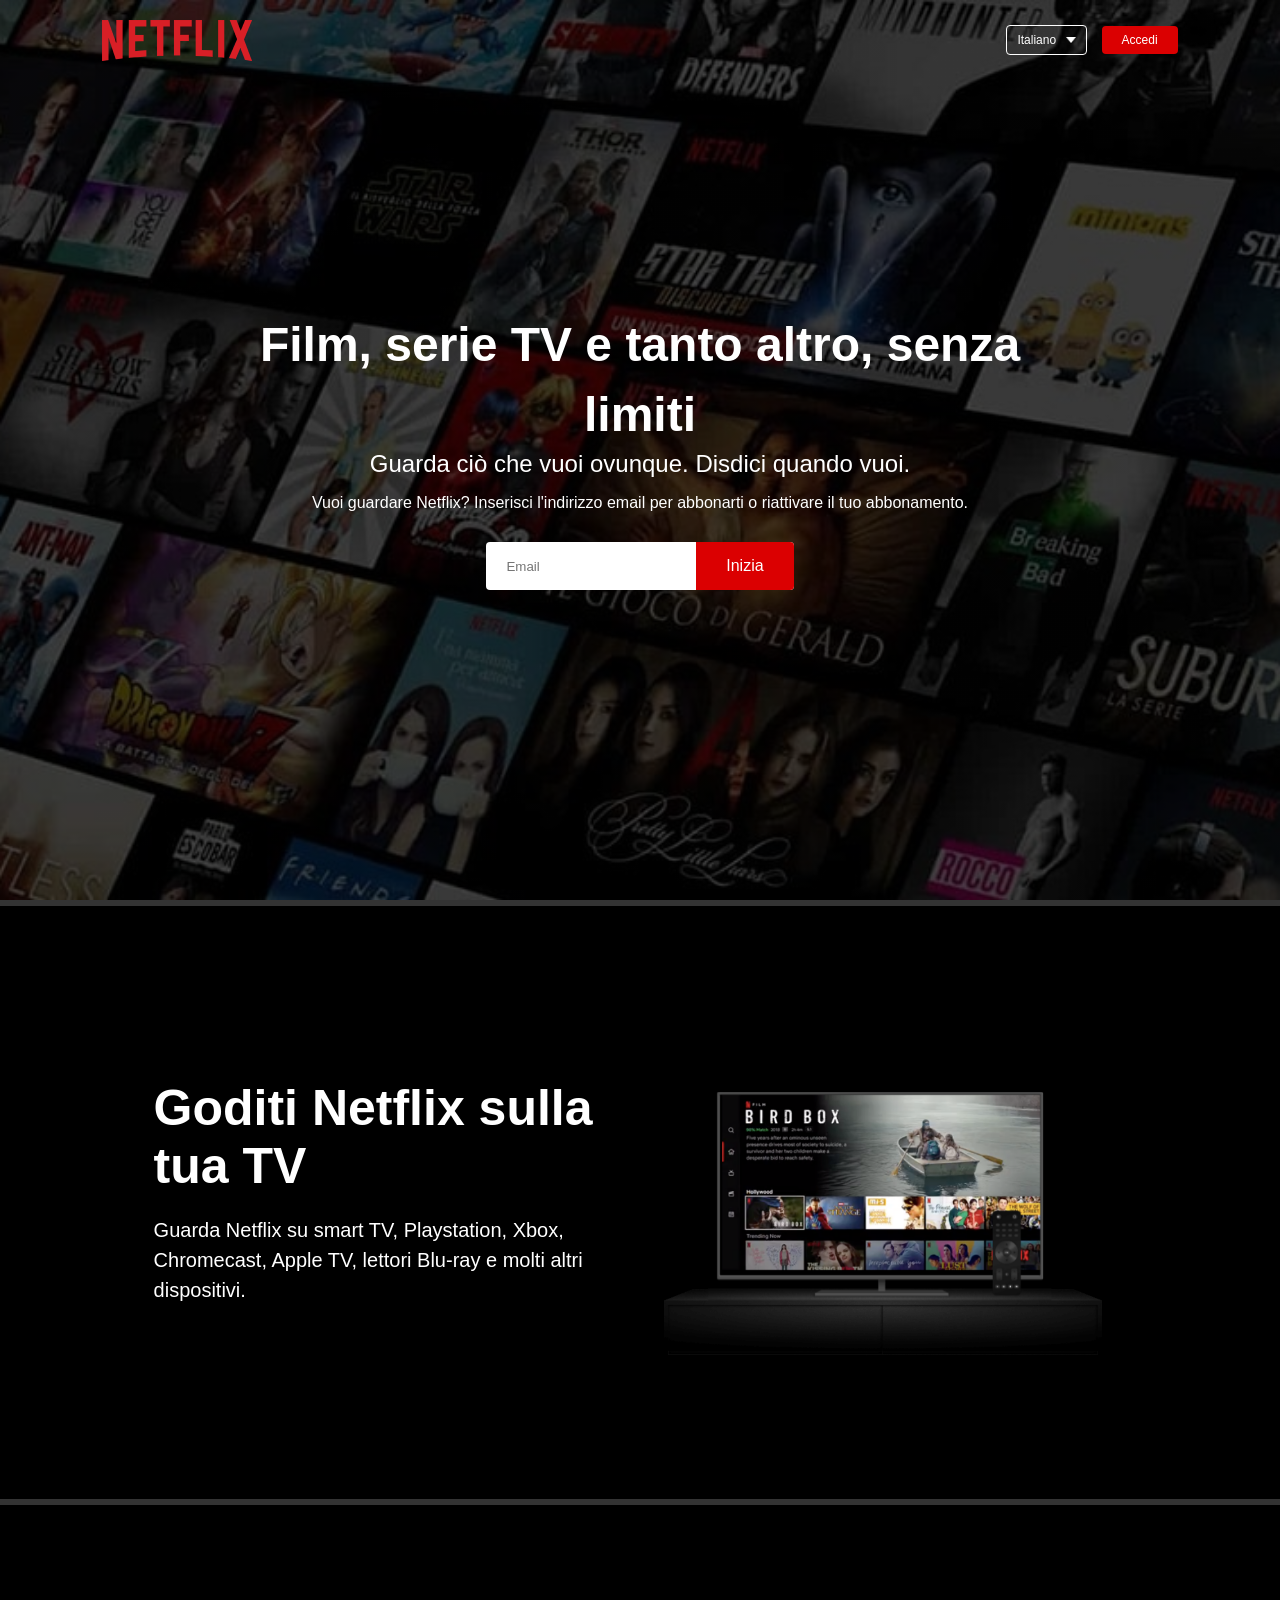
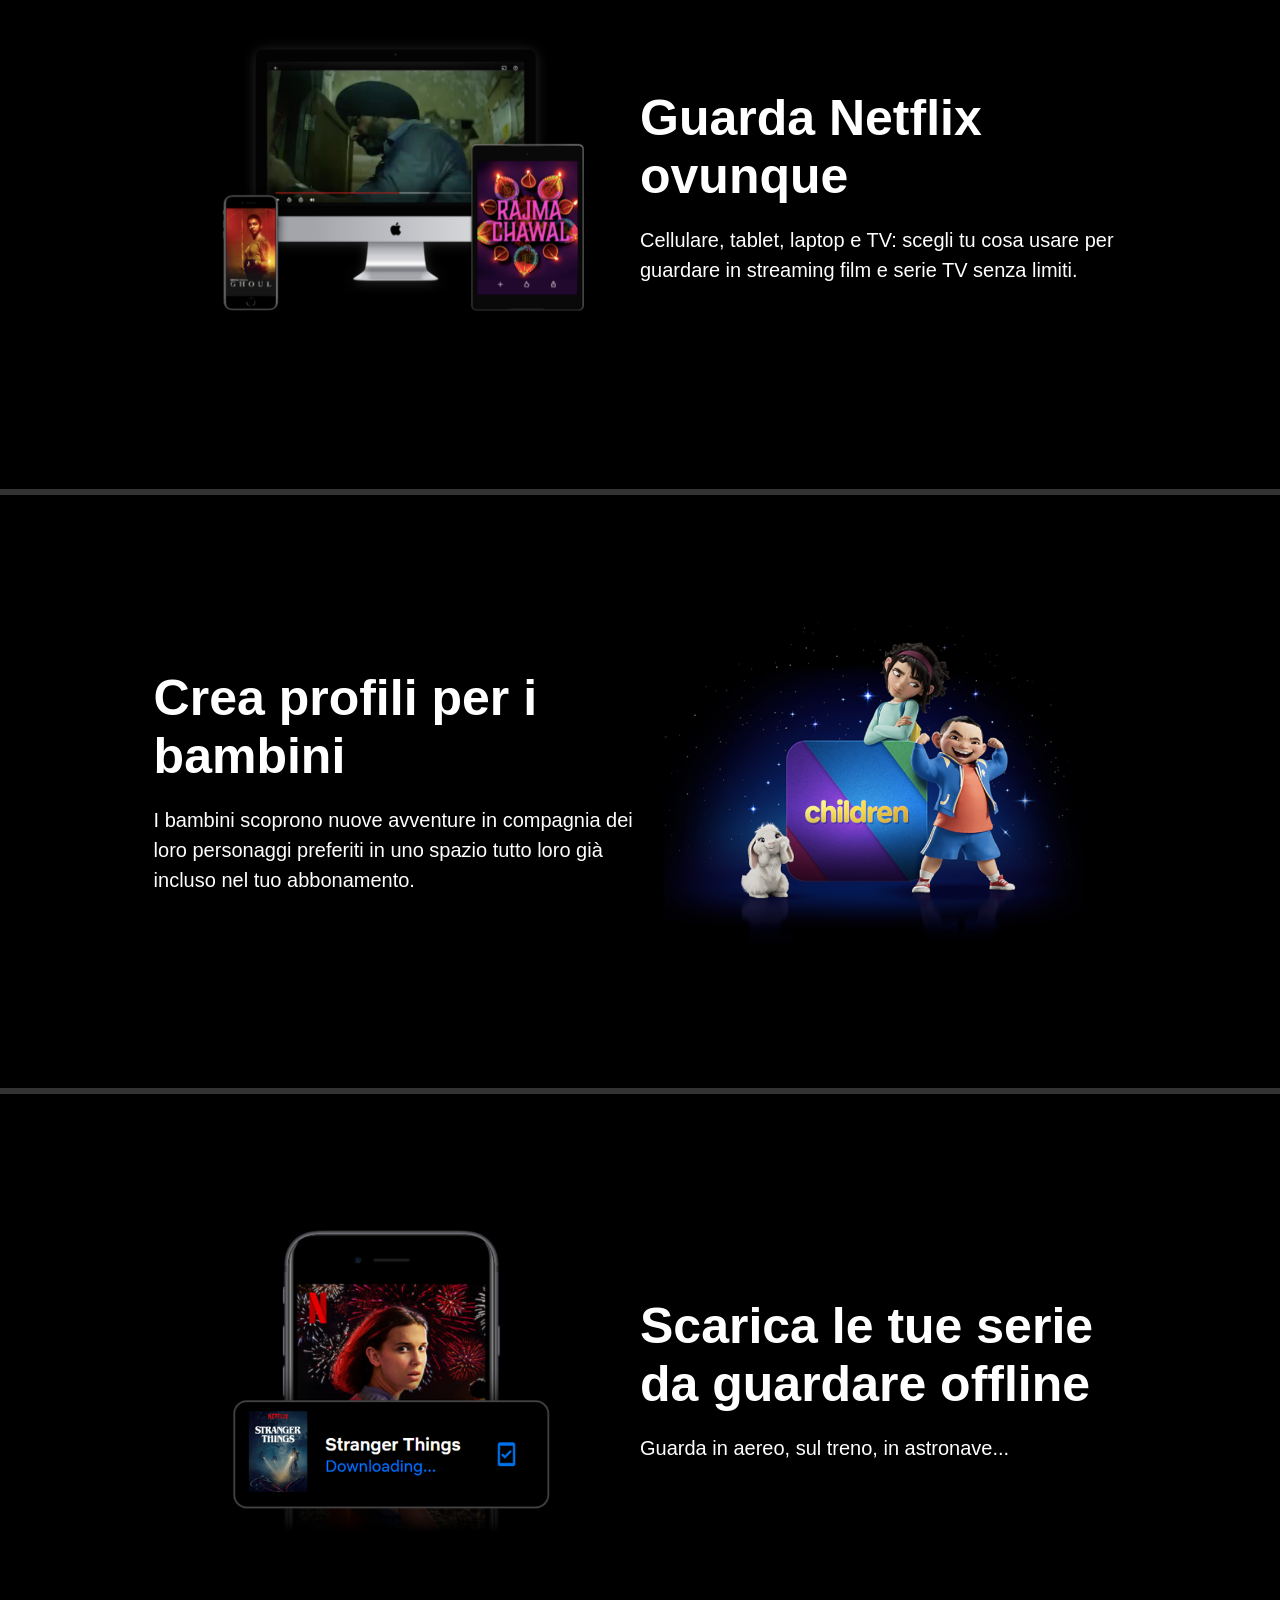
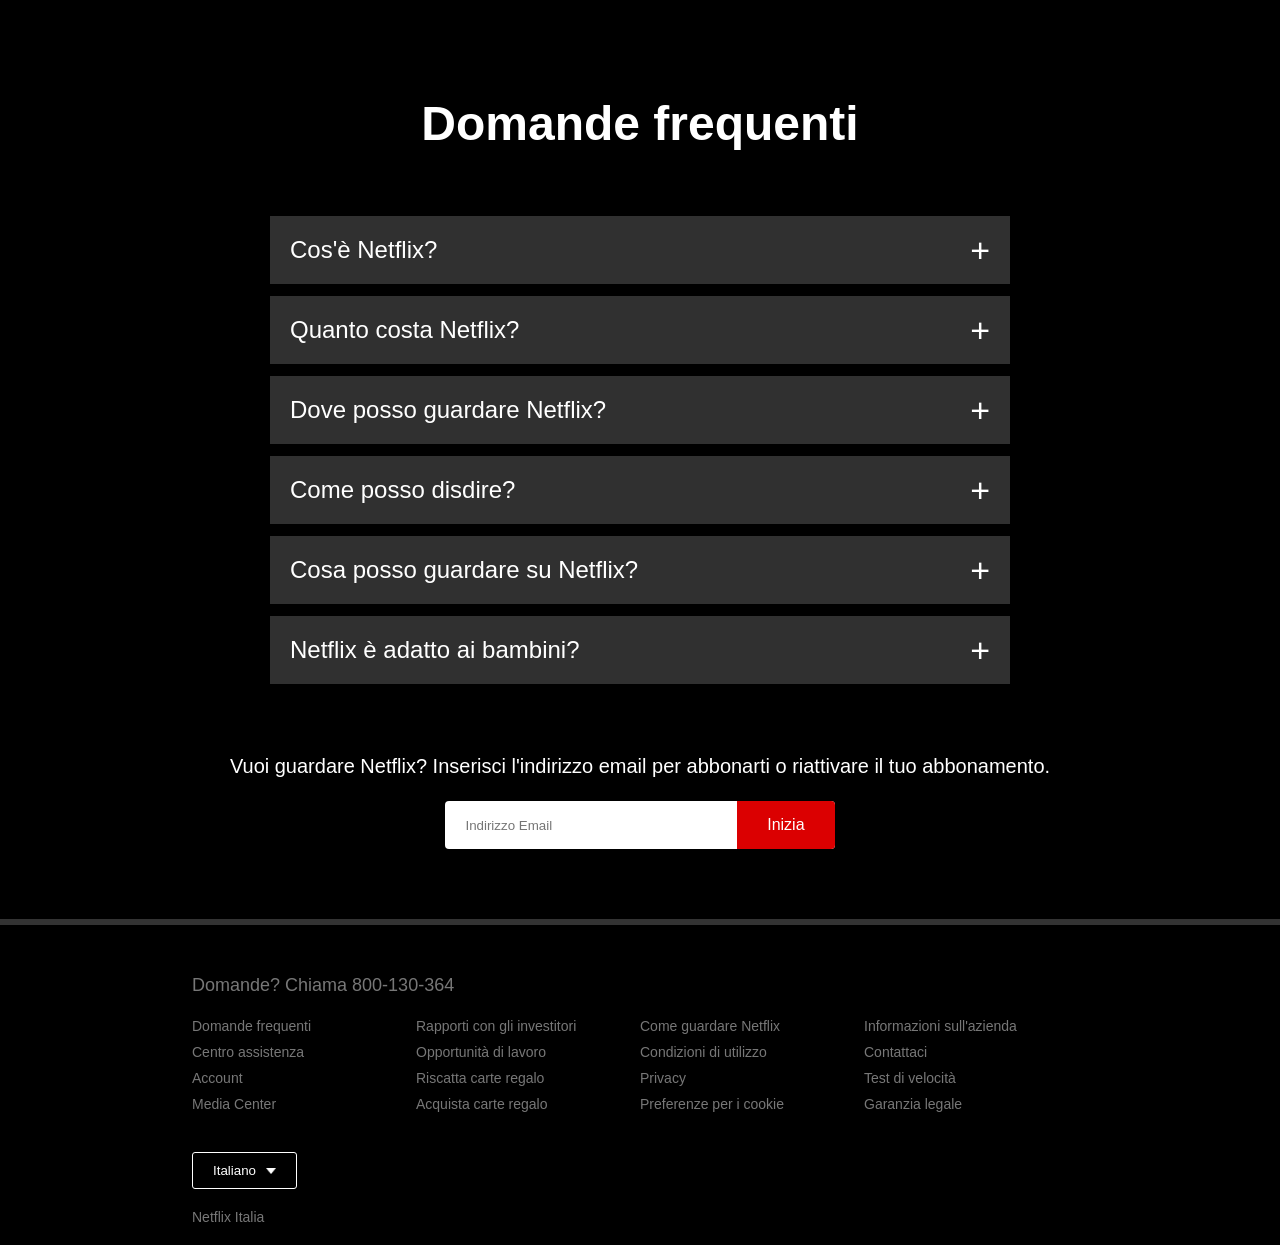
<file: index.html>
<!DOCTYPE html>
<html>
    <head>
        <meta name="viewport" content="width=device-width, initial-scale=1.0">
        <title>Netflix Website Clone</title>
        <link rel="stylesheet" href="mhw1.css">
    </head>
    <body>
        <header>
            <nav>
                <img src="images/logo.png" class="logo">
                <div>
                    <button class="language-btn">Italiano <img src="images/down-icon.png"></button>
                    <button>Accedi</button>
                </div>
            </nav>
            <div class="header-content">
                <h1>Film, serie TV e tanto altro, senza limiti</h1>
                <h3>Guarda ciò che vuoi ovunque. Disdici quando vuoi.</h3>
                <p>Vuoi guardare Netflix? Inserisci l'indirizzo email per abbonarti o riattivare il tuo abbonamento.</p>
                <form class="email-signup">
                    <input type="email" placeholder="Email" required>
                    <button type="submit">Inizia</button>
                </form>
            </div>
        </header>

        <section>
            <div class="row">
                <div class="text-col">
                    <h2>Goditi Netflix sulla tua TV</h2>
                    <p>Guarda Netflix su smart TV, Playstation, Xbox, Chromecast, Apple TV, lettori Blu-ray e molti altri
                        dispositivi.</p>
                </div>
                <div class="img-col">
                    <img src="images/feature-1.png">
                </div>
            </div>
        </section>
        <section>
            <div class="row">
                <div class="img-col">
                    <img src="images/feature-3.png">
                </div>
                <div class="text-col">
                    <h2>Guarda Netflix ovunque</h2>
                    <p>Cellulare, tablet, laptop e TV: scegli tu cosa usare per guardare in streaming film e serie TV senza limiti.</p>
                </div>
            </div>
        </section>
        <section>
            <div class="row">
                <div class="text-col">
                    <h2>Crea profili per i bambini</h2>
                    <p>I bambini scoprono nuove avventure in compagnia dei loro personaggi preferiti in uno spazio tutto loro già incluso nel tuo abbonamento.</p>
                </div>
                <div class="img-col">
                    <img src="images/feature-4.png">
                </div>
            </div>
        </section>
        <section>
            <div class="row">
                <div class="img-col">
                    <img src="images/feature-2.png">
                </div>
                <div class="text-col">
                    <h2>Scarica le tue serie da guardare offline</h2>
                    <p>Guarda in aereo, sul treno, in astronave...</p>
                </div>
            </div>
        </section>
        

        <div class="faq">
            <h2>Domande frequenti</h2>
            <ul class="accordion">
                <li>
                    <input type="radio" name="accordion" id="first">
                    <label for="first">Cos'è Netflix?</label>
                    <div class="content">
                        <p>Netflix è un servizio di streaming che offre una varietà di serie TV, film, documentari pluripremiati e tanto altro su una vasta gamma di dispositivi connessi a Internet.
                            Guarda quello che vuoi, quando vuoi. Il tutto a una quota mensile ridotta. C'è sempre qualcosa di nuovo da scoprire: aggiungiamo nuovi film e serie TV ogni settimana!</p>
                    </div>
                </li>
                <li>
                    <input type="radio" name="accordion" id="second">
                    <label for="second">Quanto costa Netflix?</label>
                    <div class="content">
                        <p>Guarda Netflix su smartphone, tablet, Smart TV, laptop o dispositivi per lo streaming, il tutto per un importo mensile fisso.
                            Piani da 17,99 € a 5,49 € al mese. Nessun costo aggiuntivo, nessun contratto.</p>
                    </div>
                </li>
                <li>
                    <input type="radio" name="accordion" id="third">
                    <label for="third">Dove posso guardare Netflix?</label>
                    <div class="content">
                        <p>Guarda Netflix dove vuoi, quando vuoi. Accedi al tuo account per guardare subito Netflix dal tuo computer su netflix.com oppure da qualsiasi dispositivo connesso a Internet che supporta l'app Netflix, come smart TV, smartphone, tablet, lettori multimediali per streaming e console per videogiochi.
                            Con l'app per iOS, Android e Windows 10 puoi anche scaricare i tuoi programmi preferiti. Usa la funzionalità di download per guardare i contenuti mentre sei in viaggio e senza connessione a Internet. Porta Netflix sempre con te.</p>
                    </div>
                </li>
                <li>
                    <input type="radio" name="accordion" id="fourth">
                    <label for="fourth">Come posso disdire?</label>
                    <div class="content">
                        <p>Netflix è flessibile. Nessun contratto fastidioso e nessun impegno. Puoi facilmente disdire il tuo contratto online con due clic.
                            Nessuna penale: attiva o disdici il tuo account in qualsiasi momento.</p>
                    </div>
                </li>
                <li>
                    <input type="radio" name="accordion" id="fifth">
                    <label for="fifth">Cosa posso guardare su Netflix?</label>
                    <div class="content">
                        <p>Netflix ha un nutrito catalogo di lungometraggi, documentari, serie TV, anime, originali Netflix pluripremiati e tanto altro. Guarda tutto quello che vuoi, in qualsiasi momento.</p>
                    </div>
                </li>
                <li>
                    <input type="radio" name="accordion" id="sixth">
                    <label for="sixth">Netflix è adatto ai bambini?</label>
                    <div class="content">
                        <p>L'area Netflix Bambini, già inclusa nell'abbonamento, offre ai genitori un maggiore controllo sui contenuti e ai più piccoli uno spazio dedicato dove guardare serie TV e film per tutta la famiglia.
                            I profili Bambini hanno un filtro famiglia con PIN che ti permette di limitare l'accesso ai contenuti in base alla fascia d'età e bloccare la visione di titoli specifici.</p>
                    </div>
                </li>
            </ul>
            <small>Vuoi guardare Netflix? Inserisci l'indirizzo email per abbonarti o riattivare il tuo abbonamento.</small>
            <form class="email-signup">
                <input type="email" placeholder="Indirizzo Email" required>
                <button type="submit">Inizia</button>
            </form>
        </div>
         <footer>
            <h2>Domande? Chiama 800-130-364</h2>
            <div class="row">
                <div class="col">
                    <a href="#">Domande frequenti</a>
                    <a href="#">Centro assistenza</a>
                    <a href="#">Account</a>
                    <a href="#">Media Center</a>
                </div>
                <div class="col">
                    <a href="#">Rapporti con gli investitori</a>
                    <a href="#">Opportunità di lavoro</a>
                    <a href="#">Riscatta carte regalo</a>
                    <a href="#">Acquista carte regalo</a>
                </div>
                <div class="col">
                    <a href="#">Come guardare Netflix</a>
                    <a href="#">Condizioni di utilizzo</a>
                    <a href="#">Privacy</a>
                    <a href="#">Preferenze per i cookie</a>
                </div>
                <div class="col">
                    <a href="#">Informazioni sull'azienda</a>
                    <a href="#">Contattaci</a>
                    <a href="#">Test di velocità</a>
                    <a href="#">Garanzia legale</a>
                </div>
            </div>
            <button class="language-btn">Italiano<img src="images/down-icon.png"></button>
            <p class="copyright-txt">Netflix Italia</p>
         </footer>
    </body>
</html>
</file>
<file: mhw1.css>
*{
    margin: 0;
    padding: 0;
    font-family: 'Poppins', sans-serif;
    box-sizing: border-box;
}
body{
    background: #000;
    color: #fff;
}
/*---header---*/
header{
    width: 100%;
    height: 100vh;
    background-image: linear-gradient(rgba(0,0,0,0.7), rgba(0,0,0,0.7)), url(images/header-image.jpeg);
    background-size: cover;
    background-position: center;
    padding: 10px 8%;
    position: relative;
}
nav{
    display: flex;
    align-items: center;
    justify-content: space-between;
    padding: 10px 0;
}
.logo{
    width: 150px;
    cursor: pointer;
}
nav button{
    border: 0;
    outline: 0;
    background: #db0001;
    color: #fff;
    padding: 7px 20px;
    font-size: 12px;
    border-radius: 4px;
    margin-left: 10px;
    cursor: pointer;
    transition: background-color 0.3s;
}
nav button:hover {
    background-color: #000;
}
.language-btn{
    display: inline-flex;
    align-items: center;
    background: transparent;
    border: 1px solid #fff;
    padding: 7px 10px;
}
.language-btn img{
    width: 10px;
    margin-left: 10px;
}

.header-content{
    position: absolute;
    top: 50%;
    left: 50%;
    transform: translate(-50%, -50%);
    text-align: center;
    width: 60%;
    display: flex;
    flex-direction: column;
    align-items: center;
}
.header-content h1{
    font-size: 48px;
    line-height: 70px;
    font-weight: 900;
}
.header-content h3{
    font-size: 24px;
    font-weight: 400;
    margin-bottom: 16px;
}
/*---email---*/
.email-signup {
    background: #fff;
    border-radius: 4px;
    display: flex;
    align-items: center;
    margin-top: 30px;
    overflow: hidden;
    width: 40%;
}
.email-signup input{
    flex: 1;
    border: 0;
    outline: 0;
    margin-left: 20px;
}
.email-signup button{
    background: #db0001;
    border: 0;
    outline: 0;
    color: #fff;
    font-size: 16px;
    cursor: pointer;
    padding: 15px 30px;
}
/*---features---*/
section{
    border-top: 6px solid #333;
    padding: 50px 12%;
    font-size: 22px;
}
.row{
    display: flex;
    width: 100%;
    align-items: center;
    flex-wrap: wrap;
    padding: 72px 0;
}
.text-col{
    flex-basis: 50%;
    margin-bottom: 20px;
}
.img-col{
    flex-basis: 50%;
    margin-bottom: 20px;
}
.img-col img{
    display: block;
    width: 90%;
    height: auto;
    margin: auto;
}
section h2{
    font-size: 50px;
    font-weight: 900;
    margin-bottom: 20px;
}
section p {
    font-size: 20px;
    font-weight: 400;
    line-height: 1.5;
}
/*---faq---*/
.faq{
    padding: 10px 12%;
    text-align: center;
    font-size: 18px;
}
.faq h2{
    font-weight: 900;
    font-size: 48px;
    margin-bottom: 30px;
}
/*---accordion---*/
.accordion{
    margin: 60px auto;
    width: 100%;
    max-width: 750px;
}
.accordion li{
    list-style: none;
    width: 100%;
    padding: 5px;
}
.accordion li label{
    display: flex;
    align-items: center;
    justify-content: space-between;
    padding: 20px;
    font-stretch: 100%;
    font-size: 24px;
    font-weight: 400;
    background: #303030;
    margin-bottom: 2px;
    cursor: pointer;
    position: relative;
}
label::after{
    content: '+';
    font-size: 34px;
    position: absolute;
    right: 20px;
    transition: transform 0.5s;
}
input[type="radio"]{
    display: none;
}
.accordion .content{
    background: #303030;
    text-align: left;
    padding: 0 20px;
    max-height: 0;
    overflow: hidden;
    transition: max-height 0.5s, padding 0.5s;
}
.accordion input[type="radio"]:checked + label + .content{
    max-height: 600px;
    padding: 30px 20px;
}
.accordion input[type="radio"]:checked + label::after{
    transform: rotate(135deg);
}
/*---faq---*/
.faq .email-signup{
    max-width: 600px;
    margin: 20px auto 60px;
}
.faq small{
    font-size: 20px;
    font-weight: 400;
    line-height: 1.5;
}
/*---footer---*/
footer{
    padding: 50px 15% 10px;
    border-top: 6px solid #333;
    color: #777;
}
footer h2{
    font-size: 18px;
    font-weight: 400;
    margin-bottom: 12px;
}
footer .col{
    flex-basis: 25%;
    flex-grow: 1;
    margin-bottom: 20px;
}
footer .col a{
    display: block;
    text-decoration: none;
    color: #777;
    font-size: 14px;
    margin-bottom: 10px;
}
footer .row{
    align-items: flex-start;
    padding: 10px 0;
}
footer .language-btn{
    color: #fff;
    padding: 10px 20px;
    border-radius: 3px;
}
.copyright-txt{
    font-size: 14px;
    margin-top: 20px;
    margin-bottom: 10px;
}
/*---media-query-small-screen---*/
@media only screen and (max-width: 600px){
    .logo{
        width: 100px;
    }
    nav button{
        padding: 5px 10px;
    }
    nav .language-btn{
        padding: 4px 8px;
    }
    .header-content{
        position: unset;
        transform: none;
        padding-top: 150px;
    }
    .header-content h1{
        font-size: 30px;
    }
    .email-signup button{
        font-size: 12px;
        padding: 10px 15px;
    }
    .text-col, .img-col{
        flex-basis: 100%;
    }
    .features h2{
        font-size: 30px;
    }
    .features p{
        font-size: 15px;
    }
    .row:nth-child(2), .row:nth-child(4){
        flex-direction: column-reverse;
    }
    .features .row{
        padding: 10px 0;
    }
    .faq h2{
        font-size: 20px;
    }
    .accordion .content{
        font-size: 14px;
    }
    .accordion li label{
        padding: 10px;
        font-size: 14px;
    }
    label::after{
        font-size: 22px;
    }
}
</file>
